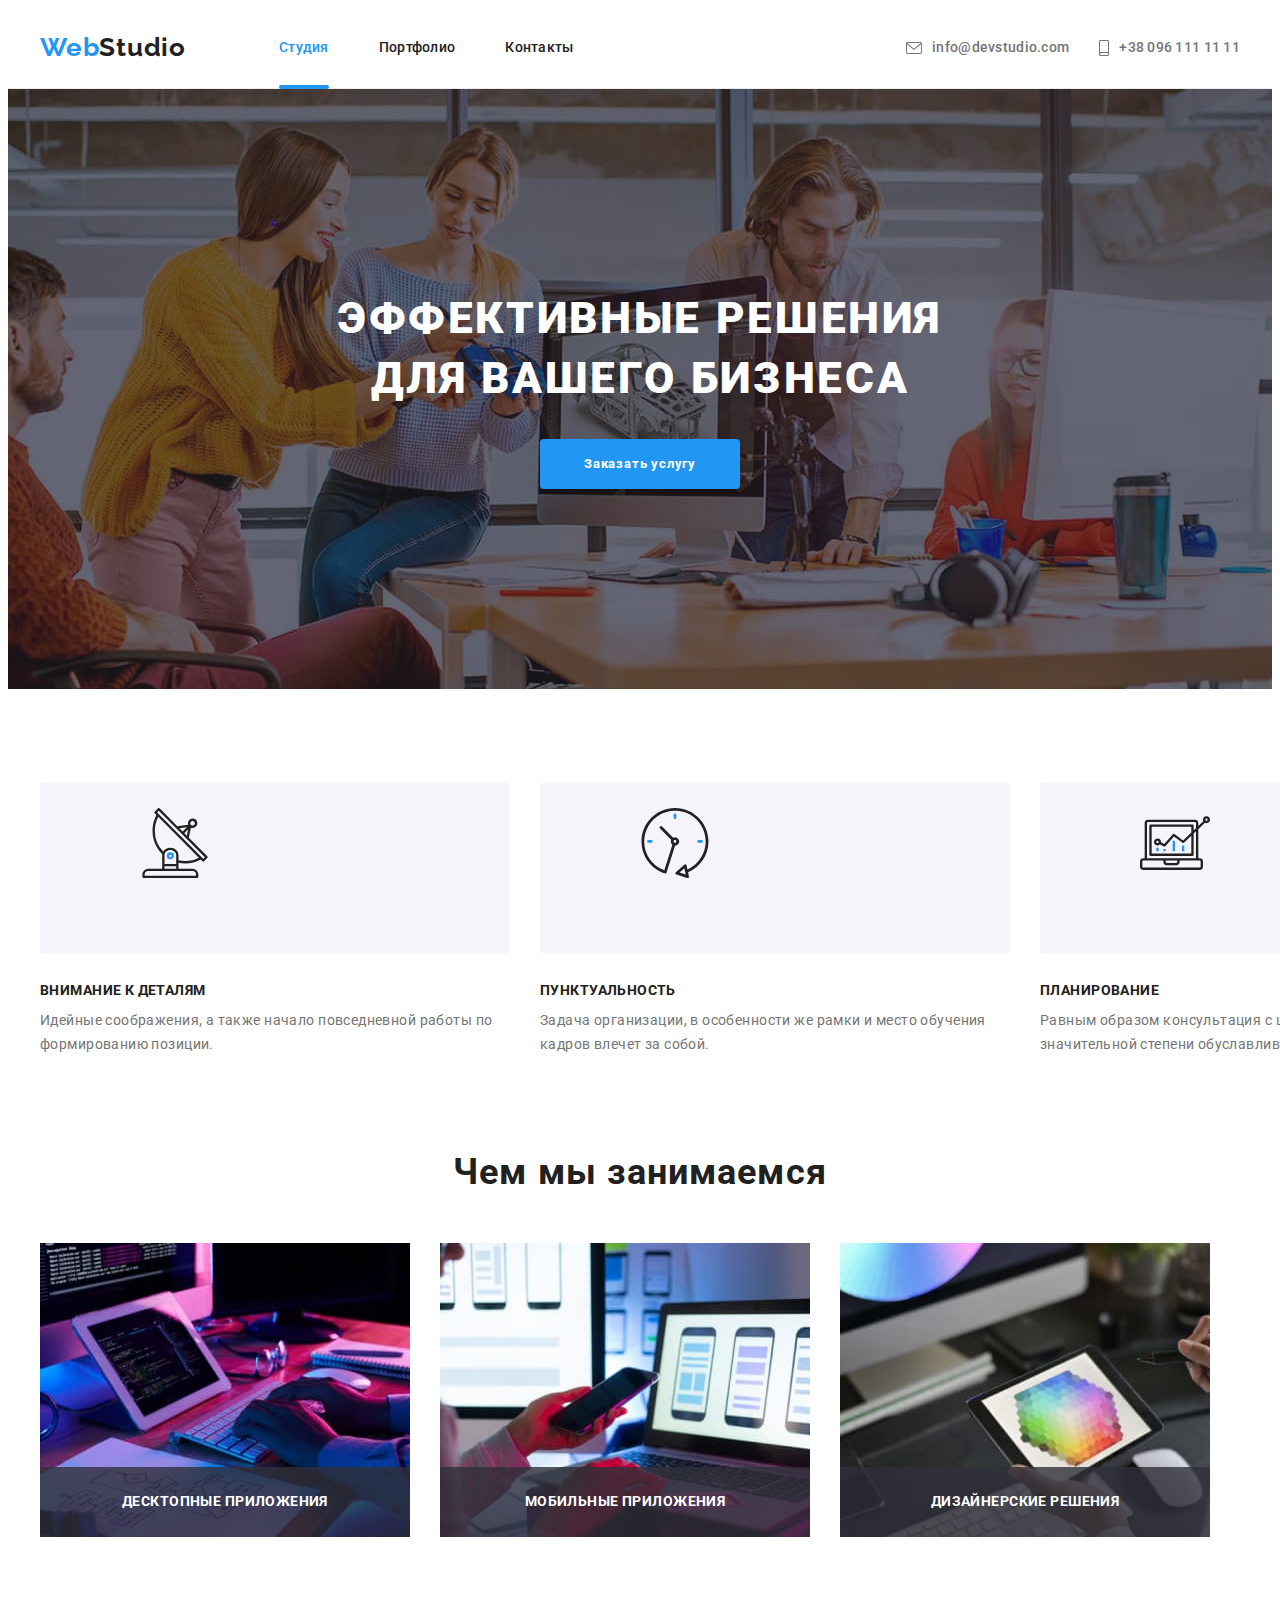
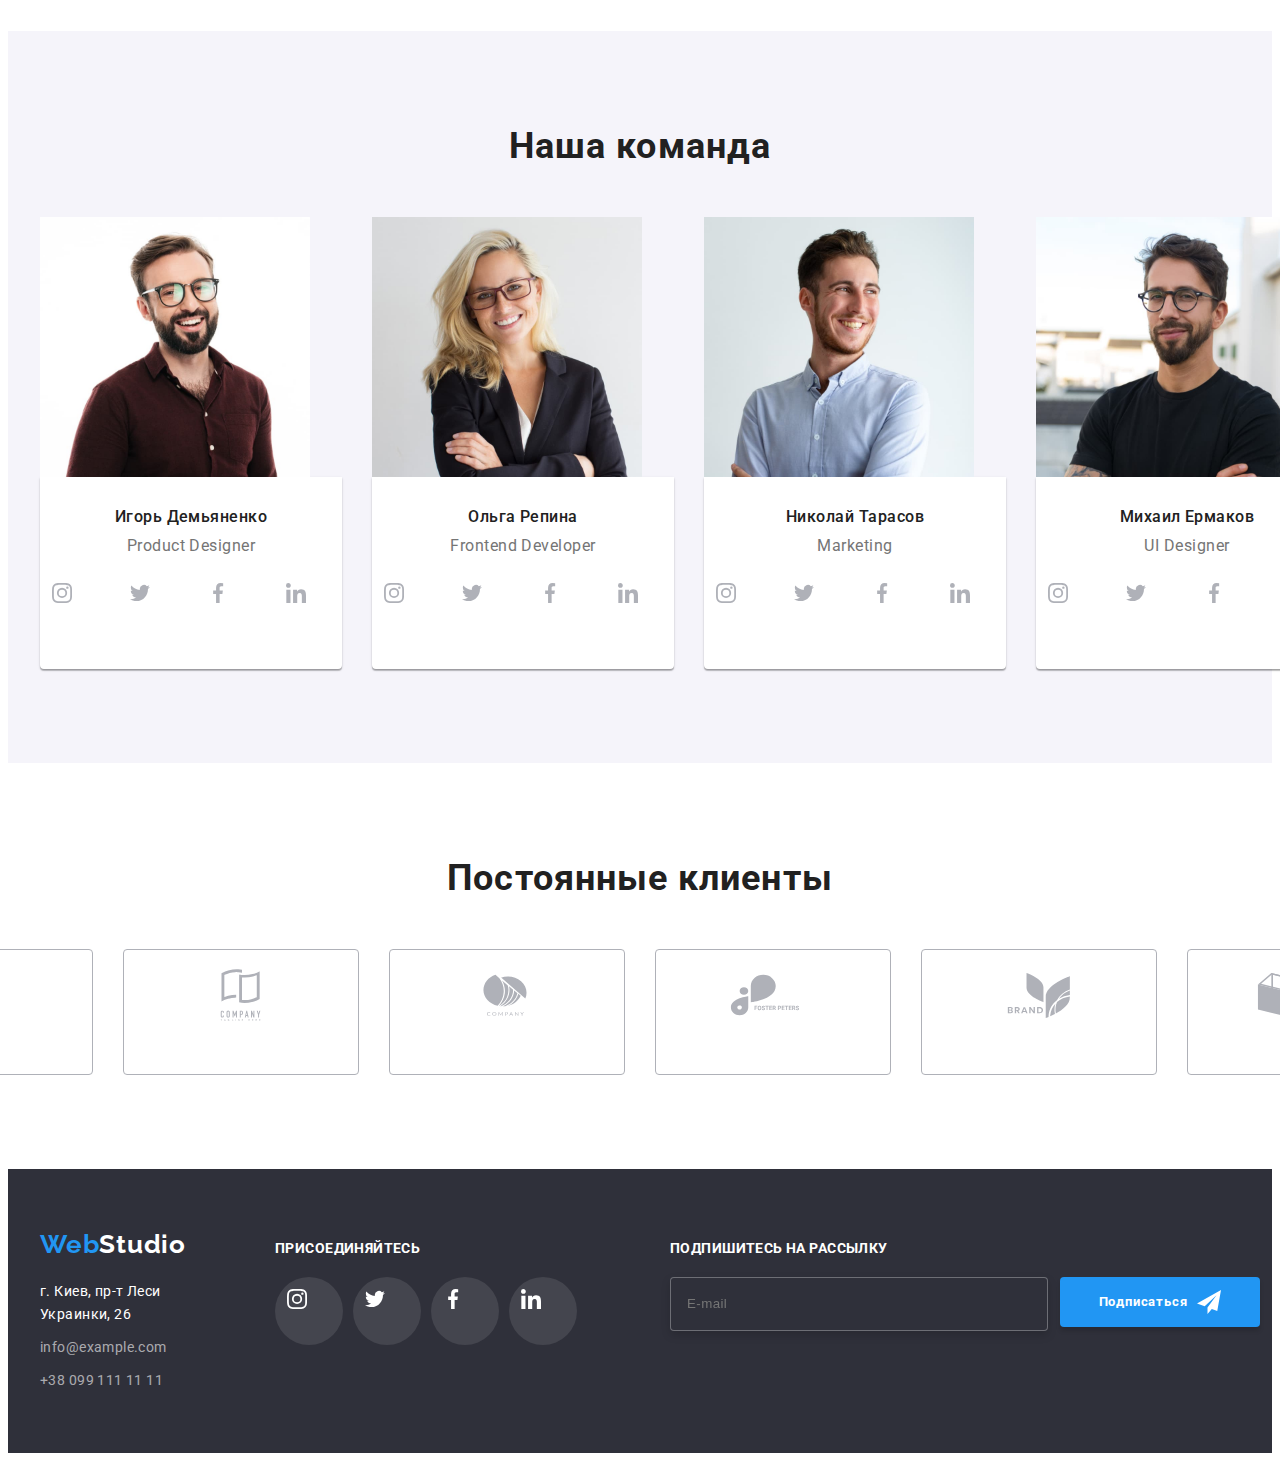
<file: index.html>
<!DOCTYPE html>
<html lang="ru">
  <head>
    <meta charset="UTF-8" />
    <meta http-equiv="x-ua-compatible" content="ie=edge" />
    <link rel="preconnect" href="https://fonts.googleapis.com" />
    <link rel="preconnect" href="https://fonts.gstatic.com" crossorigin />
    <link
      href="https://fonts.googleapis.com/css2?family=Raleway:wght@700&family=Roboto:wght@400;500;700;900&display=swap"
      rel="stylesheet"
    />
    <link
      rel="stylesheet"
      href="https://cdnjs.cloudflare.com/ajax/libs/modern-normalize/1.1.0/modern-normalize.min.css"
      integrity="sha512-wpPYUAdjBVSE4KJnH1VR1HeZfpl1ub8YT/NKx4PuQ5NmX2tKuGu6U/JRp5y+Y8XG2tV+wKQpNHVUX03MfMFn9Q=="
      crossorigin="anonymous"
      referrerpolicy="no-referrer"
    />
    <link rel="stylesheet" href="./css/styles.css" />
    <link rel="stylesheet" href="./css/main.min.css" />
    <title>Студия</title>
  </head>

  <body>
    <header class="page-header">
      <div class="container page-header__container">
        <nav class="navigation">
          <a class="logo navigation__logo" href="" lang="en"
            >Web<span class="logo--dark-color">Studio</span></a
          >
          <ul class="site-navigation">
            <li class="site-navigation__item">
              <a class="site-navigation__link site-navigation__link--current" href="./index.html"
                >Студия</a
              >
            </li>
            <li class="site-navigation__item">
              <a class="site-navigation__link" href="./portfolio.html">Портфолио</a>
            </li>
            <li class="site-navigation__item">
              <a class="site-navigation__link" href="">Контакты</a>
            </li>
          </ul>
        </nav>
        <ul class="contacts">
          <li class="contacts__item">
            <a class="contacts__link" href="mailto:info@devstudio.com">
              <svg class="contacts__icon contacts__icon--left-position" width="16" height="12">
                <use href="./images/icons.svg#envelope-1"></use></svg
              >info@devstudio.com</a
            >
          </li>
          <li class="contacts__item">
            <a class="contacts__link" href="tel:+380961111111">
              <svg class="contacts__icon contacts__icon--left-position" width="10" height="16">
                <use href="./images/icons.svg#smartphone-2"></use></svg
              >+38 096 111 11 11</a
            >
          </li>
        </ul>
      </div>
    </header>

    <main>
      <section class="hero">
        <div class="container hero__container">
          <h1 class="hero__tittle hero__tittle--bottom-indent">
            Эффективные решения для вашего бизнеса
          </h1>
          <button type="button" class="button hero__button--center" data-modal-open>
            Заказать услугу
          </button>
        </div>
      </section>

      <section class="section">
        <div class="container">
          <ul class="features">
            <li class="features__item features__item--right-indent">
              <div class="features__canvas features__canvas--bottom-indent">
                <svg class="features__icon" width="70" height="70">
                  <use href="./images/icons.svg#antenna-1"></use>
                </svg>
              </div>
              <h3 class="features__tittle features__tittle--bottom-indent">Внимание к деталям</h3>
              <p class="features__text">
                Идейные соображения, а также начало повседневной работы по формированию позиции.
              </p>
            </li>

            <li class="features__item features__item--right-indent">
              <div class="features__canvas features__canvas--bottom-indent">
                <svg class="features__icon" width="70" height="70">
                  <use href="./images/icons.svg#clock-2"></use>
                </svg>
              </div>
              <h3 class="features__tittle features__tittle--bottom-indent">Пунктуальность</h3>
              <p class="features__text">
                Задача организации, в особенности же рамки и место обучения кадров влечет за собой.
              </p>
            </li>

            <li class="features__item features__item--right-indent">
              <div class="features__canvas features__canvas--bottom-indent">
                <svg class="features__icon" width="70" height="70">
                  <use href="./images/icons.svg#diagram-3"></use>
                </svg>
              </div>
              <h3 class="features__tittle features__tittle--bottom-indent">Планирование</h3>
              <p class="features__text">
                Равным образом консультация с широким активом в значительной степени обуславливает.
              </p>
            </li>

            <li class="features__item features__item--right-indent">
              <div class="features__canvas features__canvas--bottom-indent">
                <svg class="features__icon" width="70" height="70">
                  <use href="./images/icons.svg#astronaut-4"></use>
                </svg>
              </div>
              <h3 class="features__tittle features__tittle--bottom-indent">
                Современные технологии
              </h3>
              <p class="features__text">
                Значимость этих проблем настолько очевидна, что реализация плановых заданий.
              </p>
            </li>
          </ul>
        </div>
      </section>

      <section class="work-section">
        <div class="container">
          <h2 class="section-tittle section-tittle--bottom-indent">Чем мы занимаемся</h2>
          <ul class="field-work">
            <li class="field-work__item field-work__item--right-indent">
              <img
                class="field-work__img"
                src="images/img1.jpg"
                width="370"
                alt="Фотография человека, работающего с айпадом и настольным компьютером."
              />
              <h3 class="field-work__tittle">Десктопные приложения</h3>
            </li>

            <li class="field-work__item field-work__item--right-indent">
              <img
                class="field-work__img"
                src="images/img2.jpg"
                width="370"
                alt="Фотография человека, работающего с телефоном и ноутбуком."
              />
              <h3 class="field-work__tittle">Мобильные приложения</h3>
            </li>

            <li class="field-work__item field-work__item--right-indent">
              <img
                class="field-work__img"
                src="images/img3.jpg"
                width="370"
                alt="Фотография человека, работающего с айпадом перед монитором."
              />
              <h3 class="field-work__tittle">Дизайнерские решения</h3>
            </li>
          </ul>
        </div>
      </section>

      <section class="team-section">
        <div class="container">
          <h2 class="section-tittle section-tittle--bottom-indent">Наша команда</h2>
          <ul class="team">
            <li class="team-item team-item--right-indent">
              <div class="teammate">
                <img
                  class="teammate__photo"
                  src="images/1igor.jpg"
                  width="270"
                  alt="Фотография Игоря Демьяненко"
                />
                <div class="teammate__description">
                  <h3 class="teammate__name teammate__name--bottom-indent">Игорь Демьяненко</h3>
                  <p class="teammate__position teammate__position--bottom-indent" lang="en">
                    Product Designer
                  </p>
                  <ul class="teammate__networks">
                    <li class="teammate__network teammate__network--right-indent">
                      <a class="social-network" href=""
                        ><svg
                          class="social-network__logo social-network__logo--fill-color"
                          width="20"
                          height="20"
                        >
                          <use href="./images/icons.svg#instagram-1"></use></svg
                      ></a>
                    </li>
                    <li class="teammate__network teammate__network--right-indent">
                      <a class="social-network" href="">
                        <svg
                          class="social-network__logo social-network__logo--fill-color"
                          width="20"
                          height="20"
                        >
                          <use href="./images/icons.svg#twitter-2"></use></svg
                      ></a>
                    </li>
                    <li class="teammate__network teammate__network--right-indent">
                      <a class="social-network" href=""
                        ><svg
                          class="social-network__logo social-network__logo--fill-color"
                          width="20"
                          height="20"
                        >
                          <use href="./images/icons.svg#facebook-3"></use></svg
                      ></a>
                    </li>
                    <li class="teammate__network teammate__network--right-indent">
                      <a class="social-network" href=""
                        ><svg
                          class="social-network__logo social-network__logo--fill-color"
                          width="20"
                          height="20"
                        >
                          <use href="./images/icons.svg#linkedin-4"></use></svg
                      ></a>
                    </li>
                  </ul>
                </div>
              </div>
            </li>

            <li class="team-item team-item--right-indent">
              <div class="teammate">
                <img
                  class="teammate__photo"
                  src="images/2olga.jpg"
                  width="270"
                  alt="Фотография Ольги Репиной"
                />
                <div class="teammate__description">
                  <h3 class="teammate__name teammate__name--bottom-indent">Ольга Репина</h3>
                  <p class="teammate__position teammate__position--bottom-indent" lang="en">
                    Frontend Developer
                  </p>
                  <ul class="teammate__networks">
                    <li class="teammate__network teammate__network--right-indent">
                      <a class="social-network" href=""
                        ><svg
                          class="social-network__logo social-network__logo--fill-color"
                          width="20"
                          height="20"
                        >
                          <use href="./images/icons.svg#instagram-1"></use></svg
                      ></a>
                    </li>
                    <li class="teammate__network teammate__network--right-indent">
                      <a class="social-network" href="">
                        <svg
                          class="social-network__logo social-network__logo--fill-color"
                          width="20"
                          height="20"
                        >
                          <use href="./images/icons.svg#twitter-2"></use></svg
                      ></a>
                    </li>
                    <li class="teammate__network teammate__network--right-indent">
                      <a class="social-network" href=""
                        ><svg
                          class="social-network__logo social-network__logo--fill-color"
                          width="20"
                          height="20"
                        >
                          <use href="./images/icons.svg#facebook-3"></use></svg
                      ></a>
                    </li>
                    <li class="teammate__network teammate__network--right-indent">
                      <a class="social-network" href=""
                        ><svg
                          class="social-network__logo social-network__logo--fill-color"
                          width="20"
                          height="20"
                        >
                          <use href="./images/icons.svg#linkedin-4"></use></svg
                      ></a>
                    </li>
                  </ul>
                </div>
              </div>
            </li>

            <li class="team-item team-item--right-indent">
              <div class="teammate">
                <img
                  class="teammate__photo"
                  src="images/3nikolay.jpg"
                  width="270"
                  alt="Фотография Николая Тарасова"
                />
                <div class="teammate__description">
                  <h3 class="teammate__name teammate__name--bottom-indent">Николай Тарасов</h3>
                  <p class="teammate__position teammate__position--bottom-indent" lang="en">
                    Marketing
                  </p>
                  <ul class="teammate__networks">
                    <li class="teammate__network teammate__network--right-indent">
                      <a class="social-network" href=""
                        ><svg
                          class="social-network__logo social-network__logo--fill-color"
                          width="20"
                          height="20"
                        >
                          <use href="./images/icons.svg#instagram-1"></use></svg
                      ></a>
                    </li>
                    <li class="teammate__network teammate__network--right-indent">
                      <a class="social-network" href="">
                        <svg
                          class="social-network__logo social-network__logo--fill-color"
                          width="20"
                          height="20"
                        >
                          <use href="./images/icons.svg#twitter-2"></use></svg
                      ></a>
                    </li>
                    <li class="teammate__network teammate__network--right-indent">
                      <a class="social-network" href=""
                        ><svg
                          class="social-network__logo social-network__logo--fill-color"
                          width="20"
                          height="20"
                        >
                          <use href="./images/icons.svg#facebook-3"></use></svg
                      ></a>
                    </li>
                    <li class="teammate__network teammate__network--right-indent">
                      <a class="social-network" href=""
                        ><svg
                          class="social-network__logo social-network__logo--fill-color"
                          width="20"
                          height="20"
                        >
                          <use href="./images/icons.svg#linkedin-4"></use></svg
                      ></a>
                    </li>
                  </ul>
                </div>
              </div>
            </li>

            <li class="team-item team-item--right-indent">
              <div class="teammate">
                <img
                  class="teammate__photo"
                  src="images/4mikhail.jpg"
                  width="270"
                  alt="Фотография Михаила Ермакова"
                />
                <div class="teammate__description">
                  <h3 class="teammate__name teammate__name--bottom-indent">Михаил Ермаков</h3>
                  <p class="teammate__position teammate__position--bottom-indent" lang="en">
                    UI Designer
                  </p>
                  <ul class="teammate__networks">
                    <li class="teammate__network teammate__network--right-indent">
                      <a class="social-network" href=""
                        ><svg
                          class="social-network__logo social-network__logo--fill-color"
                          width="20"
                          height="20"
                        >
                          <use href="./images/icons.svg#instagram-1"></use></svg
                      ></a>
                    </li>
                    <li class="teammate__network teammate__network--right-indent">
                      <a class="social-network" href="">
                        <svg
                          class="social-network__logo social-network__logo--fill-color"
                          width="20"
                          height="20"
                        >
                          <use href="./images/icons.svg#twitter-2"></use></svg
                      ></a>
                    </li>
                    <li class="teammate__network teammate__network--right-indent">
                      <a class="social-network" href=""
                        ><svg
                          class="social-network__logo social-network__logo--fill-color"
                          width="20"
                          height="20"
                        >
                          <use href="./images/icons.svg#facebook-3"></use></svg
                      ></a>
                    </li>
                    <li class="teammate__network teammate__network--right-indent">
                      <a class="social-network" href=""
                        ><svg
                          class="social-network__logo social-network__logo--fill-color"
                          width="20"
                          height="20"
                        >
                          <use href="./images/icons.svg#linkedin-4"></use></svg
                      ></a>
                    </li>
                  </ul>
                </div>
              </div>
            </li>
          </ul>
        </div>
      </section>

      <section class="regular-clients">
        <div class="container">
          <h2 class="section-tittle section-tittle--bottom-indent">Постоянные клиенты</h2>
          <ul class="clients">
            <li class="clients-item clients-item--right-indent">
              <a class="clients-item__link" href="">
                <svg class="clients-item__logo" width="106px" height="60px">
                  <use href="./images/icons.svg#client-logo-1"></use></svg
              ></a>
            </li>
            <li class="clients-item clients-item--right-indent">
              <a class="clients-item__link" href="">
                <svg class="clients-item__logo" width="106px" height="60px">
                  <use href="./images/icons.svg#client-logo-2"></use>
                </svg>
              </a>
            </li>
            <li class="clients-item clients-item--right-indent">
              <a class="clients-item__link" href="">
                <svg class="clients-item__logo" width="106px" height="60px">
                  <use href="./images/icons.svg#client-logo-3"></use>
                </svg>
              </a>
            </li>
            <li class="clients-item clients-item--right-indent">
              <a class="clients-item__link" href="">
                <svg class="clients-item__logo" width="106px" height="60px">
                  <use href="./images/icons.svg#client-logo-4"></use>
                </svg>
              </a>
            </li>
            <li class="clients-item clients-item--right-indent">
              <a class="clients-item__link" href="">
                <svg class="clients-item__logo" width="106px" height="60px">
                  <use href="./images/icons.svg#client-logo-5"></use>
                </svg>
              </a>
            </li>
            <li class="clients-item clients-item--right-indent">
              <a class="clients-item__link" href="">
                <svg class="clients-item__logo" width="106px" height="60px">
                  <use href="./images/icons.svg#client-logo-6"></use>
                </svg>
              </a>
            </li>
          </ul>
        </div>
      </section>
    </main>

    <footer class="page-footer">
      <div class="container page-footer__container">
        <div class="contacts-box contacts-box--left-position">
          <a class="logo contacts-box__logo" href="" lang="en"
            >Web<span class="logo--light-color">Studio</span></a
          >
          <address class="address">
            <p class="address__post">г. Киев, пр-т Леси Украинки, 26</p>
            <a class="address__link" href="mailto:info@example.com">info@example.com</a>
            <a class="address__link" href="tel:+380991111111">+38 099 111 11 11</a>
          </address>
        </div>
        <div class="join-section page-footer__join-section">
          <p class="join-section__slogan join-section__slogan--top-position">присоединяйтесь</p>
          <ul class="join-section__networks">
            <li class="join-section__network join-section__network--right-indent">
              <a class="social-network social-network--change-background" href=""
                ><svg
                  class="social-network__logo social-network__logo--change-color"
                  width="20"
                  height="20"
                >
                  <use href="./images/icons.svg#instagram-1"></use></svg
              ></a>
            </li>
            <li class="join-section__network join-section__network--right-indent">
              <a class="social-network social-network--change-background" href="">
                <svg
                  class="social-network__logo social-network__logo--change-color"
                  width="20"
                  height="20"
                >
                  <use href="./images/icons.svg#twitter-2"></use></svg
              ></a>
            </li>
            <li class="join-section__network join-section__network--right-indent">
              <a class="social-network social-network--change-background" href=""
                ><svg
                  class="social-network__logo social-network__logo--change-color"
                  width="20"
                  height="20"
                >
                  <use href="./images/icons.svg#facebook-3"></use></svg
              ></a>
            </li>
            <li class="join-section__network join-section__network--right-indent">
              <a class="social-network social-network--change-background" href=""
                ><svg
                  class="social-network__logo social-network__logo--change-color"
                  width="20"
                  height="20"
                >
                  <use href="./images/icons.svg#linkedin-4"></use></svg
              ></a>
            </li>
          </ul>
        </div>
        <form class="subscribe-field page-footer__subscribe-field">
          <p class="subscribe-field__slogan subscribe-field__slogan--top-position">
            Подпишитесь на рассылку
          </p>
          <div class="field-group">
            <label
              ><input
                type="email"
                name="email"
                placeholder="E-mail"
                autocomplete="on"
                class="field-group__input"
                required
            /></label>
            <button type="submit" class="button">
              Подписаться
              <svg class="button__icon" width="24" height="24">
                <use href="./images/icon-send.svg#icon-send"></use>
              </svg>
            </button>
          </div>
        </form>
      </div>
    </footer>

    <div class="backdrop is-hidden" data-modal>
      <div class="modal">
        <button class="button-close" type="button" data-modal-close>
          <svg class="button-close__icon" width="18" height="18">
            <use href="./images/icons.svg#modal-close-btn-icon"></use>
          </svg>
        </button>

        <form class="modal-form">
          <p class="modal-form__slogan modal-form__slogan--bottom-indent">
            Оставьте свои данные, мы вам перезвоним
          </p>
          <div class="modal-group modal-form__modal-group">
            <label class="modal-group__label modal-group__label--bottom-indent" for="modal-name"
              >Имя</label
            >
            <input class="modal-group__input" type="text" name="name" id="modal-name" required />
            <svg class="modal-group__icon" width="18" height="18">
              <use href="./images/icons.svg#person-input-icon"></use>
            </svg>
          </div>

          <div class="modal-group modal-form__modal-group">
            <label class="modal-group__label modal-group__label--bottom-indent" for="modal-phone"
              >Телефон</label
            >
            <input
              class="modal-group__input"
              type="tel"
              name="phone-number"
              id="modal-phone"
              required
            />
            <svg class="modal-group__icon" width="18" height="18">
              <use href="./images/icons.svg#phone-input-icon"></use>
            </svg>
          </div>

          <div class="modal-group modal-form__modal-group">
            <label class="modal-group__label modal-group__label--bottom-indent" for="modal-email"
              >Почта</label
            >
            <input class="modal-group__input" type="email" name="email" id="modal-email" required />
            <svg class="modal-group__icon" width="18" height="18">
              <use href="./images/icons.svg#email-input-icon"></use>
            </svg>
          </div>

          <div class="comment-group comment-group--bottom-indent">
            <label class="comment-group__label" for="modal-comment">Комментарий</label>
            <textarea
              class="comment-group__textarea"
              name="comment"
              placeholder="Введите текст"
              id="modal-comment"
            ></textarea>
          </div>

          <div class="checkbox-group checkbox-group--bottom-indent">
            <input
              class="checkbox-group__input visually-hidden"
              type="checkbox"
              name="checkbox"
              id="checkbox"
              required
            />
            <label class="checkbox-group__label" for="checkbox">
              <span class="checkbox-group__custom-input">
                <svg class="checkbox-group__icon" width="11" height="8">
                  <use href="./images/icons.svg#vector-checkbox"></use></svg></span
              >Соглашаюсь с рассылкой и принимаю<span>&nbsp;</span>
              <a href="" class="checkbox-group__agreement">Условия договора</a>
            </label>
          </div>

          <button class="button modal-form__button" type="submit">Отправить</button>
        </form>
      </div>
    </div>
    <script src="./js/modal.js"></script>
  </body>
</html>
</file>
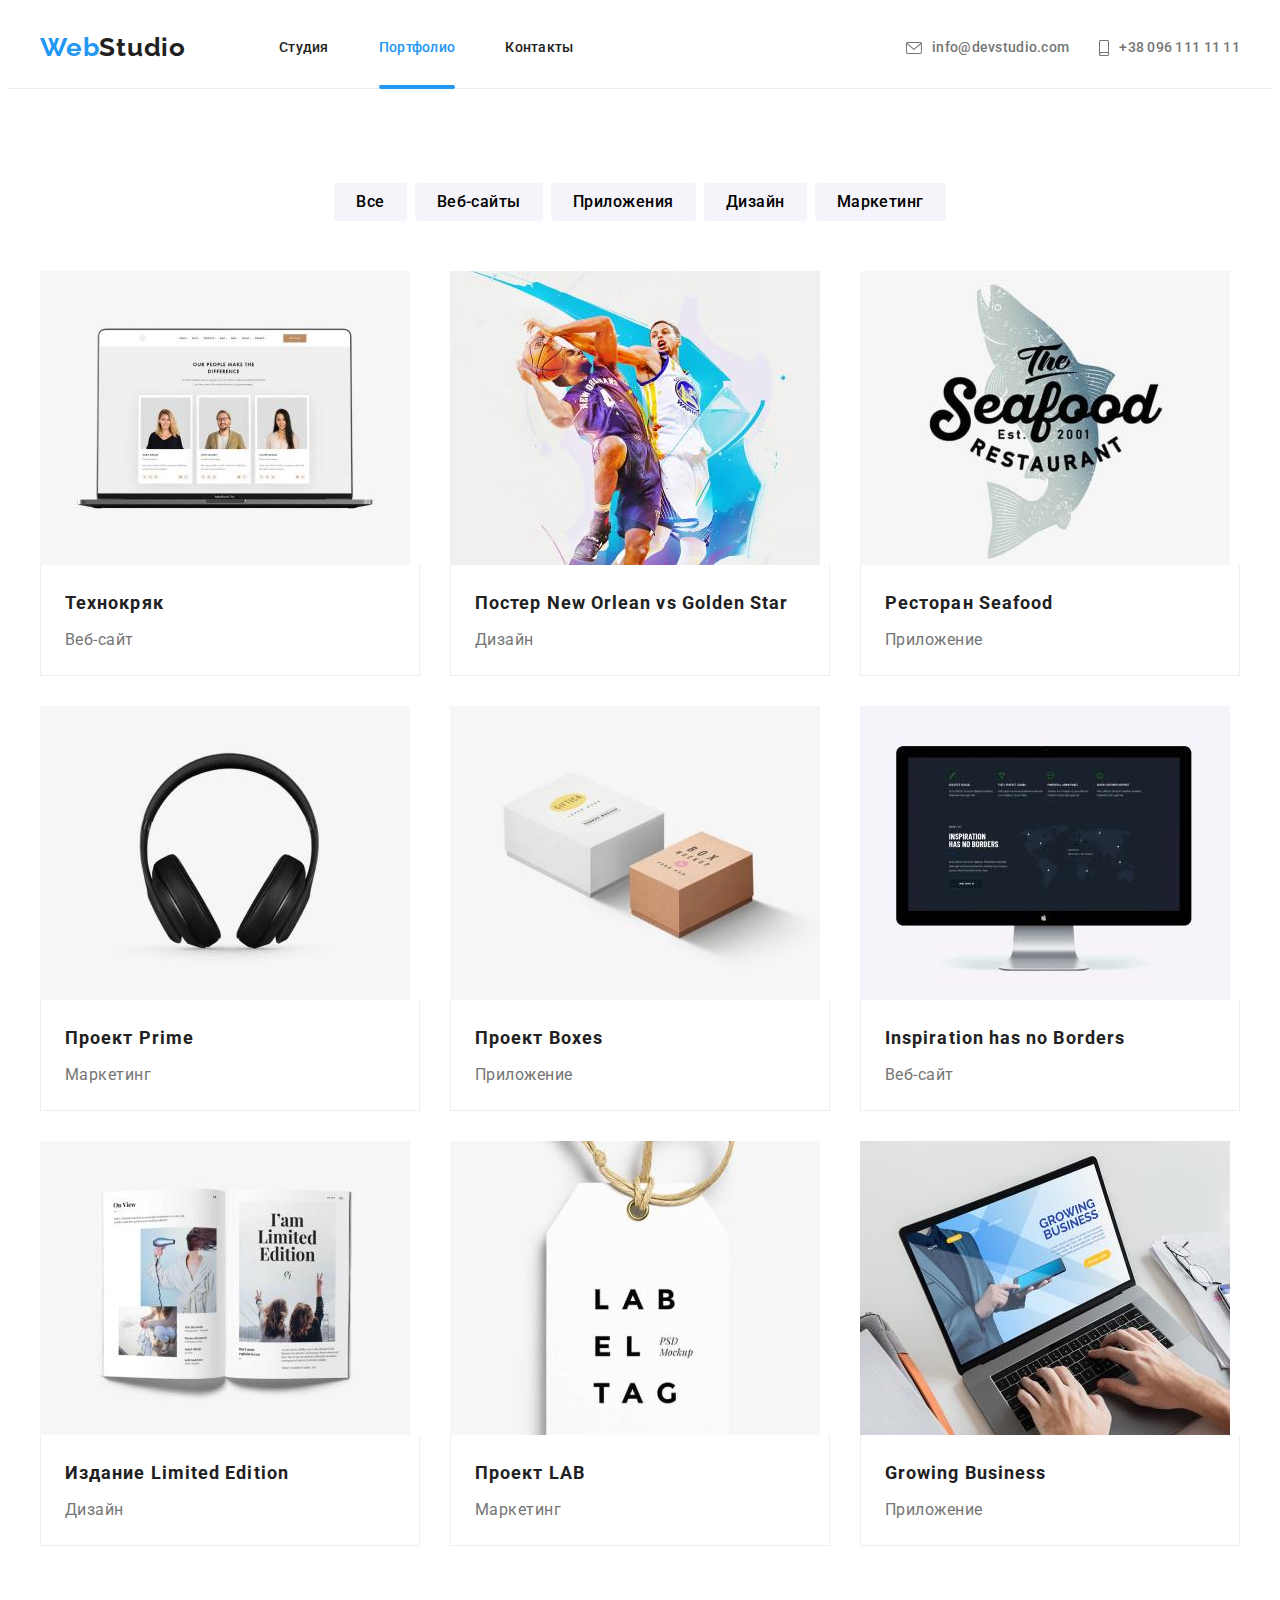
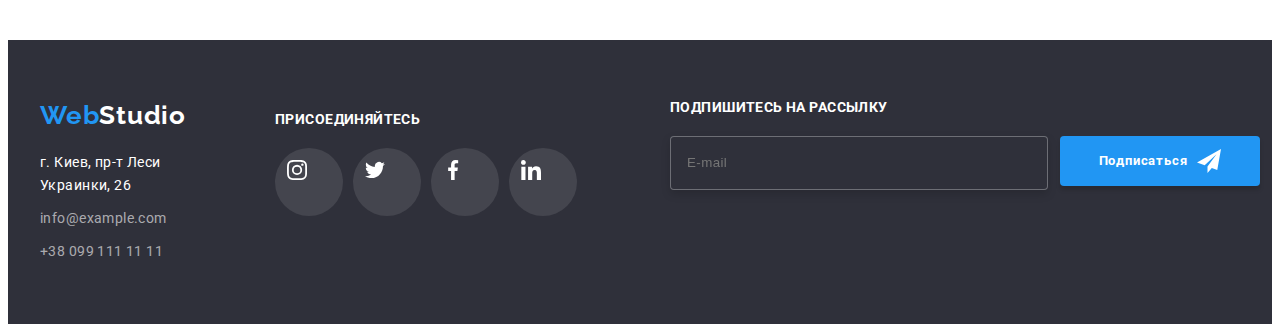
<file: portfolio.html>
<!DOCTYPE html>
<html lang="ru">
  <head>
    <meta charset="UTF-8" />
    <meta http-equiv="x-ua-compatible" content="ie=edge" />
    <link rel="preconnect" href="https://fonts.googleapis.com" />
    <link rel="preconnect" href="https://fonts.gstatic.com" crossorigin />
    <link
      href="https://fonts.googleapis.com/css2?family=Raleway:wght@700&family=Roboto:wght@400;500;700;900&display=swap"
      rel="stylesheet"
    />
    <link
      rel="stylesheet"
      href="https://cdnjs.cloudflare.com/ajax/libs/modern-normalize/1.1.0/modern-normalize.min.css"
      integrity="sha512-wpPYUAdjBVSE4KJnH1VR1HeZfpl1ub8YT/NKx4PuQ5NmX2tKuGu6U/JRp5y+Y8XG2tV+wKQpNHVUX03MfMFn9Q=="
      crossorigin="anonymous"
      referrerpolicy="no-referrer"
    />
    <link rel="stylesheet" href="./css/styles.css" />
    <link rel="stylesheet" href="./css/main.min.css" />
    <title>Портфолио</title>
  </head>

  <body>
    <header class="page-header">
      <div class="container page-header__container">
        <nav class="navigation">
          <a class="logo navigation__logo" href="" lang="en"
            >Web<span class="logo--dark-color">Studio</span></a
          >
          <ul class="site-navigation">
            <li class="site-navigation__item">
              <a class="site-navigation__link" href="./index.html">Студия</a>
            </li>
            <li class="site-navigation__item">
              <a
                class="site-navigation__link site-navigation__link--current"
                href="./portfolio.html"
                >Портфолио</a
              >
            </li>
            <li class="site-navigation__item">
              <a class="site-navigation__link" href="">Контакты</a>
            </li>
          </ul>
        </nav>
        <ul class="contacts">
          <li class="contacts__item">
            <a class="contacts__link" href="mailto:info@devstudio.com">
              <svg class="contacts__icon contacts__icon--left-position" width="16" height="12">
                <use href="./images/icons.svg#envelope-1"></use></svg
              >info@devstudio.com</a
            >
          </li>
          <li class="contacts__item">
            <a class="contacts__link" href="tel:+380961111111">
              <svg class="contacts__icon contacts__icon--left-position" width="10" height="16">
                <use href="./images/icons.svg#smartphone-2"></use></svg
              >+38 096 111 11 11</a
            >
          </li>
        </ul>
      </div>
    </header>

    <section class="section">
      <div class="container section__container">
        <h1 class="visually-hidden">Примеры работ</h1>
        <ul class="portfolio-filters">
          <li class="portfolio-filters__item">
            <button class="filter-button" type="button">Все</button>
          </li>
          <li class="portfolio-filters__item">
            <button class="filter-button" type="button">Веб-сайты</button>
          </li>
          <li class="portfolio-filters__item">
            <button class="filter-button" type="button">Приложения</button>
          </li>
          <li class="portfolio-filters__item">
            <button class="filter-button" type="button">Дизайн</button>
          </li>
          <li class="portfolio-filters__item">
            <button class="filter-button" type="button">Маркетинг</button>
          </li>
        </ul>
      </div>

      <div class="container">
        <ul class="project-list">
          <li class="project__item">
            <a class="project" href="">
              <div class="project__overlay">
                <img
                  class="project__img"
                  src="./images/techno.jpg"
                  alt="Веб-сайт Технокряк"
                  width="370"
                />
                <p class="project__description">
                  Ресурс предлагает комплексные предложения с разным уровнем функционала и сервисов.
                  Все это позволит посетителю получить исчерпывающие сведения о компании или частном
                  лице.
                </p>
              </div>
              <div class="project__meta">
                <h2 class="project__tittle">Технокряк</h2>
                <p class="project__area">Веб-сайт</p>
              </div>
            </a>
          </li>
          <li class="project__item">
            <a class="project" href="">
              <div class="project__overlay">
                <img
                  class="project__img"
                  src="./images/poster.jpg"
                  alt="Постер New Orlean vs Golden Star"
                  width="370"
                />
                <p class="project__description">
                  Ресурс предлагает комплексные предложения с разным уровнем функционала и сервисов.
                  Все это позволит посетителю получить исчерпывающие сведения о компании или частном
                  лице.
                </p>
              </div>
              <div class="project__meta">
                <h2 class="project__tittle">
                  Постер <span lang="en">New Orlean vs Golden Star</span>
                </h2>
                <p class="project__area">Дизайн</p>
              </div>
            </a>
          </li>
          <li class="project__item">
            <a class="project" href="">
              <div class="project__overlay">
                <img
                  class="project__img"
                  src="./images/restaurant.jpg"
                  alt="Приложение Ресторан Seafood"
                  width="370"
                />
                <p class="project__description">
                  Ресурс предлагает комплексные предложения с разным уровнем функционала и сервисов.
                  Все это позволит посетителю получить исчерпывающие сведения о компании или частном
                  лице.
                </p>
              </div>
              <div class="project__meta">
                <h2 class="project__tittle">Ресторан <span lang="en">Seafood</span></h2>
                <p class="project__area">Приложение</p>
              </div>
            </a>
          </li>
          <li class="project__item">
            <a class="project" href="">
              <div class="project__overlay">
                <img
                  class="project__img"
                  src="./images/prime-project.jpg"
                  alt="Маркетинг Проект Prime"
                  width="370"
                />
                <p class="project__description">
                  Ресурс предлагает комплексные предложения с разным уровнем функционала и сервисов.
                  Все это позволит посетителю получить исчерпывающие сведения о компании или частном
                  лице.
                </p>
              </div>
              <div class="project__meta">
                <h2 class="project__tittle">Проект <span lang="en">Prime</span></h2>
                <p class="project__area">Маркетинг</p>
              </div>
            </a>
          </li>
          <li class="project__item">
            <a class="project" href="">
              <div class="project__overlay">
                <img
                  class="project__img"
                  src="./images/boxes-project.jpg"
                  alt="Приложение Проект Boxes"
                  width="370"
                />
                <p class="project__description">
                  Ресурс предлагает комплексные предложения с разным уровнем функционала и сервисов.
                  Все это позволит посетителю получить исчерпывающие сведения о компании или частном
                  лице.
                </p>
              </div>
              <div class="project__meta">
                <h2 class="project__tittle">Проект <span lang="en">Boxes</span></h2>
                <p class="project__area">Приложение</p>
              </div>
            </a>
          </li>
          <li class="project__item">
            <a class="project" href="">
              <div class="project__overlay">
                <img
                  class="project__img"
                  src="./images/inspiration.jpg"
                  alt="Веб-сайт Inspiration has no Borders"
                  width="370"
                />
                <p class="project__description">
                  Ресурс предлагает комплексные предложения с разным уровнем функционала и сервисов.
                  Все это позволит посетителю получить исчерпывающие сведения о компании или частном
                  лице.
                </p>
              </div>
              <div class="project__meta">
                <h2 class="project__tittle" lang="en">Inspiration has no Borders</h2>
                <p class="project__area">Веб-сайт</p>
              </div>
            </a>
          </li>
          <li class="project__item">
            <a class="project" href="">
              <div class="project__overlay">
                <img
                  class="project__img"
                  src="./images/limited-edition.jpg"
                  alt="Дизайн Издание Limited Edition"
                  width="370"
                />
                <p class="project__description">
                  Ресурс предлагает комплексные предложения с разным уровнем функционала и сервисов.
                  Все это позволит посетителю получить исчерпывающие сведения о компании или частном
                  лице.
                </p>
              </div>
              <div class="project__meta">
                <h2 class="project__tittle">Издание <span lang="en">Limited Edition</span></h2>
                <p class="project__area">Дизайн</p>
              </div>
            </a>
          </li>
          <li class="project__item">
            <a class="project" href="">
              <div class="project__overlay">
                <img
                  class="project__img"
                  src="./images/lab-project.jpg"
                  alt="Маркетинг Проект LAB"
                  width="370"
                />
                <p class="project__description">
                  Ресурс предлагает комплексные предложения с разным уровнем функционала и сервисов.
                  Все это позволит посетителю получить исчерпывающие сведения о компании или частном
                  лице.
                </p>
              </div>
              <div class="project__meta">
                <h2 class="project__tittle">Проект <span lang="en">LAB</span></h2>
                <p class="project__area">Маркетинг</p>
              </div>
            </a>
          </li>
          <li class="project__item">
            <a class="project" href="">
              <div class="project__overlay">
                <img
                  class="project__img"
                  src="./images/growing-business.jpg"
                  alt="Приложение Growing Business"
                  width="370"
                />
                <p class="project__description">
                  Ресурс предлагает комплексные предложения с разным уровнем функционала и сервисов.
                  Все это позволит посетителю получить исчерпывающие сведения о компании или частном
                  лице.
                </p>
              </div>
              <div class="project__meta">
                <h2 class="project__tittle" lang="en">Growing Business</h2>
                <p class="project__area">Приложение</p>
              </div>
            </a>
          </li>
        </ul>
      </div>
    </section>

    <footer class="page-footer">
      <div class="container page-footer__container">
        <div class="contacts-box contacts-box--left-position">
          <a class="logo contacts-box__logo" href="" lang="en"
            >Web<span class="logo--light-color">Studio</span></a
          >
          <address class="address">
            <p class="address__post">г. Киев, пр-т Леси Украинки, 26</p>
            <a class="address__link" href="mailto:info@example.com">info@example.com</a>
            <a class="address__link" href="tel:+380991111111">+38 099 111 11 11</a>
          </address>
        </div>
        <div class="join-section page-footer__join-section">
          <p class="join-section__slogan join-section__slogan--top-position">присоединяйтесь</p>
          <ul class="join-section__networks">
            <li class="join-section__network join-section__network--right-indent">
              <a class="social-network social-network--change-background" href=""
                ><svg
                  class="social-network__logo social-network__logo--change-color"
                  width="20"
                  height="20"
                >
                  <use href="./images/icons.svg#instagram-1"></use></svg
              ></a>
            </li>
            <li class="join-section__network join-section__network--right-indent">
              <a class="social-network social-network--change-background" href="">
                <svg
                  class="social-network__logo social-network__logo--change-color"
                  width="20"
                  height="20"
                >
                  <use href="./images/icons.svg#twitter-2"></use></svg
              ></a>
            </li>
            <li class="join-section__network join-section__network--right-indent">
              <a class="social-network social-network--change-background" href=""
                ><svg
                  class="social-network__logo social-network__logo--change-color"
                  width="20"
                  height="20"
                >
                  <use href="./images/icons.svg#facebook-3"></use></svg
              ></a>
            </li>
            <li class="join-section__network join-section__network--right-indent">
              <a class="social-network social-network--change-background" href=""
                ><svg
                  class="social-network__logo social-network__logo--change-color"
                  width="20"
                  height="20"
                >
                  <use href="./images/icons.svg#linkedin-4"></use></svg
              ></a>
            </li>
          </ul>
        </div>
        <form class="subscribe-field">
          <p class="subscribe-field__slogan subscribe-field__slogan--top-position">
            Подпишитесь на рассылку
          </p>
          <div class="field-group">
            <label
              ><input
                type="email"
                name="email"
                placeholder="E-mail"
                autocomplete="on"
                class="field-group__input"
                required
            /></label>
            <button type="submit" class="button">
              Подписаться
              <svg class="button__icon" width="24" height="24">
                <use href="./images/icon-send.svg#icon-send"></use>
              </svg>
            </button>
          </div>
        </form>
      </div>
    </footer>
  </body>
</html>
</file>
<file: css/styles.css>
/* <!------------------- header----------------------> */

/* <!------------------ portfolio-filters ------------------> */

/* <!------------------ project-exemples ------------------> */

/* <!-------- contacts --------> */

/* ---------------modal-window---------- */

/* -------------------STUDIO------------------- */

/* -----------features-section------------ */

/* ----------work-section------------- */

/* ----------team-section------------- */

/*---------- regular-clients-section ------------*/

/* --------------backdrop---------- */
</file>
<file: css/main.min.css>
:root{--black-text-color: #212121;--gray-text-color: #757575;--white-text-background-color: #ffffff;--blue-text-background-color: #2196f3;--footer-link-text-color: rgba(255, 255, 255, 0.6);--hero-footer-background-color: #2f303a;--team-btn-background-color: #f5f4fa;--accent-border-header-color: #ececec;--project__meta-border-color: #eeeeee;--background-gradient-hero-color: rgba(47, 48, 58, 0.4);--border-client-icon-color: #afb1b8;--background-work-transparent-color: rgba(47, 48, 58, 0.8);--transition-timing-function: cubic-bezier(0.4, 0, 0.2, 1);--transition-duration: 250ms;--backdrop-background-color: rgba(0, 0, 0, 0.2);--background-color-submit-btn: #188ce8}body{font-family:"Roboto","Comfortaa","sans-serif";color:#212121}ul,h1,h2,h3,p{margin:0;padding:0}.site-navigation,.contacts,.portfolio-filters,.project-list,.features,.field-work,.team,.teammate__networks,.clients,.join-section__networks{list-style:none}.page-header__container,.navigation,.site-navigation,.site-navigation__item,.contacts,.contacts__item{display:flex;align-items:center}.section{padding:94px 0}.container{width:1200px;margin:0 auto;padding:0 15px}.visually-hidden{position:absolute;white-space:nowrap;width:1px;height:1px;overflow:hidden;border:0;padding:0;clip:rect(0 0 0 0);clip-path:inset(50%);margin:-1px}.page-header{background-color:var(--white-text-background-color);border-bottom:1px solid var(--accent-border-header-color)}.navigation__logo{padding-top:24px;padding-bottom:25px;margin-right:93px}.navigation__logo .logo--dark-color{color:var(--black-text-color)}.contacts{margin-left:auto}.contacts__item:not(:last-child){margin-right:30px}.site-navigation__item{position:relative}.site-navigation__item:not(:last-child){margin-right:50px}.site-navigation__link,.contacts__link{padding-top:32px;padding-bottom:32px;font-weight:500;font-size:14px;line-height:1.14;letter-spacing:.02em;text-decoration:none}.site-navigation__link{color:var(--black-text-color);transition-property:color,fill;transition-duration:var(--transition-duration);transition-timing-function:var(--transition-timing-function)}.site-navigation__link--current::after{position:absolute;display:block;content:"";bottom:-1px;height:4px;width:100%;border-radius:2px;background-color:var(--blue-text-background-color)}.site-navigation__link:hover,.site-navigation__link:focus{color:var(--blue-text-background-color)}.site-navigation__link--current{color:var(--blue-text-background-color)}.contacts__link{display:flex;align-items:center;color:var(--gray-text-color);fill:var(--gray-text-color);transition-property:color,fill;transition-duration:var(--transition-duration);transition-timing-function:var(--transition-timing-function)}.contacts__link:hover,.contacts__link:focus{color:var(--blue-text-background-color);fill:var(--blue-text-background-color)}.contacts__link .contacts__icon--left-position{margin-right:10px}.hero{text-align:center;margin:0 auto;min-height:600px;max-width:1600px;background-size:cover;background-repeat:no-repeat;background-position:center;background-image:linear-gradient(to right, var(--background-gradient-hero-color), var(--background-gradient-hero-color)),url("../images/hero-background-img.jpg");background-color:var(--hero-footer-background-color)}.hero__container{padding-top:200px;padding-bottom:200px}.hero__container .hero__tittle{width:696px;font-weight:900;font-size:44px;line-height:1.36;letter-spacing:.06em;text-transform:uppercase;color:var(--white-text-background-color)}.hero__container .hero__tittle--bottom-indent{margin-right:auto;margin-left:auto;margin-bottom:30px}.hero__container .hero__button--center{margin-left:auto;margin-right:auto}.features{display:flex}.features__item--right-indent:not(:last-child){margin-right:30px}.features__canvas{width:270px;height:120px;padding:25px 100px;border-radius:4px;background-color:var(--team-btn-background-color)}.features__canvas--bottom-indent{margin-bottom:30px}.features__tittle{font-size:14px;line-height:1.14;letter-spacing:.03em;text-transform:uppercase}.features__tittle--bottom-indent{margin-bottom:10px}.features__text{font-size:14px;line-height:1.7;letter-spacing:.03em;color:var(--gray-text-color)}.work-section{padding-bottom:94px}.field-work{display:flex}.field-work__item--right-indent:not(:last-child){margin-right:30px}.field-work .field-work__item{position:relative}.field-work__img{display:block}.join-section__slogan,.field-work__tittle,.subscribe-field__slogan{font-weight:700;font-size:14px;line-height:1.14;letter-spacing:.03em;text-transform:uppercase;color:var(--white-text-background-color)}.field-work__tittle{position:absolute;bottom:0;right:0;width:100%;padding-top:27px;padding-bottom:27px;text-align:center;background-color:var(--background-work-transparent-color)}.team-section{padding:94px 0;background-color:var(--team-btn-background-color)}.section__tittle--bottom-indent{margin-bottom:50px}.team{display:flex}.team .team-item--right-indent:not(:last-child){margin-right:30px}.teammate__description{background-color:var(--white-text-background-color);padding-top:30px;padding-bottom:30px;box-shadow:0px 1px 3px rgba(0,0,0,.12),0px 1px 1px rgba(0,0,0,.14),0px 2px 1px rgba(0,0,0,.2);border-radius:0px 0px 4px 4px}.teammate__photo{display:block}.teammate__name,.teammate__position{font-size:16px;line-height:1.19;text-align:center;letter-spacing:.03em}.teammate__name{font-weight:500}.teammate__name--bottom-indent{margin-bottom:10px}.teammate__position{color:var(--gray-text-color)}.teammate__position--bottom-indent{margin-bottom:16px}.teammate__networks{display:flex;justify-content:center}.teammate__networks .teammate__network--right-indent:not(:last-child){margin-right:10px}.social-network:hover>.social-network__logo,.social-network:focus>.social-network__logo{fill:var(--white-text-background-color)}.social-network .social-network__logo--fill-color{fill:var(--border-client-icon-color)}.regular-clients{padding:94px 0;text-align:center}.section-tittle--bottom-indent{margin-bottom:50px}.clients{display:flex;justify-content:center}.clients-item--right-indent{margin-right:30px}.clients-item--right-indent:last-child{margin-right:0}.clients-item__link{display:block;width:170px;height:92px;padding:16px 32px;border:1px solid var(--border-client-icon-color);border-radius:4px;transition-property:border-color;transition-duration:var(--transition-duration);transition-timing-function:var(--transition-timing-function)}.clients-item__link:hover,.clients-item__link:focus{border-color:var(--blue-text-background-color)}.clients-item__link:hover>.clients-item__logo,.clients-item__link:focus>.clients-item__logo{fill:var(--blue-text-background-color)}.clients-item__logo{transition-property:fill;transition-duration:var(--transition-duration);transition-timing-function:var(--transition-timing-function);fill:var(--border-client-icon-color)}.modal-form{padding:40px}.modal-form__button:focus,.modal-form__button:hover{background-color:var(--background-color-submit-btn)}.modal-form .modal-form__slogan{text-align:center;font-weight:700;font-size:20px;line-height:1.15;text-align:center;letter-spacing:.03em}.modal-form .modal-form__slogan--bottom-indent{margin-bottom:12px}.modal-form .modal-group{position:relative}.modal-form .modal-form__modal-group{margin-bottom:10px}.modal-form .modal-form__button{display:block;margin-left:auto;margin-right:auto}.modal-group__icon{position:absolute;top:50%;left:15px;cursor:pointer;transition:fill var(--transition-duration) var(--transition-timing-function)}.modal-group__icon:hover,.modal-group__icon:focus{fill:var(--blue-text-background-color)}.comment-group--bottom-indent{margin-bottom:20px}.checkbox-group__label{color:var(--gray-text-color)}.modal-group__label,.comment-group__label{font-size:12px;line-height:1.17;letter-spacing:.01em;color:var(--gray-text-color)}.modal-group__input{display:block;width:100%;height:40px;padding-left:42px;cursor:pointer;outline:none;transition:border-color var(--transition-duration) var(--transition-timing-function);border:1px solid rgba(33,33,33,.2);box-sizing:border-box;border-radius:4px}.modal-group__input:hover,.modal-group__input:focus{border-color:var(--blue-text-background-color)}.modal-group__input:hover+.modal-group__icon,.modal-group__input:focus+.modal-group__icon{fill:var(--blue-text-background-color)}.modal-group__label{display:block}.modal-group__label--bottom-indent{margin-bottom:4px}.modal-label-comment{display:block;margin-bottom:4px}.comment-group__textarea{display:block;width:100%;height:120px;padding:12px 16px;resize:none;cursor:pointer;outline:none;transition:border-color var(--transition-duration) var(--transition-timing-function);font-size:14px;line-height:1.14;letter-spacing:.01em;border:1px solid rgba(33,33,33,.2);border-radius:4px}.comment-group__textarea:hover,.comment-group__textarea:focus{border-color:var(--blue-text-background-color)}.comment-group__textarea::placeholder{color:rgba(117,117,117,.5)}.checkbox-group{display:flex;justify-content:center;align-items:center;width:100%}.checkbox-group__input:checked+.checkbox-group__label>.checkbox-group__custom-input{border-color:var(--blue-text-background-color);background-color:var(--blue-text-background-color);fill:var(--white-text-background-color)}.checkbox-group__input:focus+.checkbox-group__label>.checkbox-group__custom-input{border-color:var(--blue-text-background-color)}.checkbox-group--bottom-indent{margin-bottom:30px}.checkbox-group__label{position:relative;display:flex;align-items:center;cursor:pointer;font-size:14px;line-height:1.71;letter-spacing:.03em}.checkbox-group__label:hover>.checkbox-group__custom-input{border-color:var(--blue-text-background-color)}.checkbox-group__custom-input{position:relative;width:16px;height:15px;margin-right:8.38px;border:2px solid #212121;border-radius:2px;transition:fill var(--transition-duration) var(--transition-timing-function),background-color var(--transition-duration) var(--transition-timing-function),border-color var(--transition-duration) var(--transition-timing-function)}.checkbox-group__custom-input .checkbox-group__icon{position:absolute;top:50%;left:50%;transform:translate(-50%, -50%);fill:var(--white-text-background-color)}.checkbox-group__agreement{color:var(--blue-text-background-color)}.backdrop{position:fixed;top:0;height:100vh;width:100vw;background-color:var(--backdrop-background-color);transition:opacity 250ms,visibility 250ms}.is-hidden .modal{transform:translate(-50%, -50%) scale(2.5) rotate(20deg)}.modal{position:absolute;top:50%;left:50%;transition:transform 250ms;transform:translate(-50%, -50%) scale(1) rotate(0);min-height:581px;width:528px;border-radius:4px;background-color:var(--white-text-background-color);box-shadow:0px 1px 3px rgba(0,0,0,.12),0px 1px 1px rgba(0,0,0,.14),0px 2px 1px rgba(0,0,0,.2)}.button-close{position:absolute;top:8px;right:8px;display:flex;justify-content:center;align-items:center;width:30px;height:30px;padding:0;border-radius:50%;border:1px solid rgba(0,0,0,.1);cursor:pointer;background-color:var(--white-text-background-color)}.button-close:hover>.button-close__icon,.button-close:focus>.button-close__icon{fill:var(--blue-text-background-color)}.button-close__icon{transition:fill var(--transition-duration) var(--transition-timing-function);fill:#000}.button-close__icon:hover,.button-close__icon:focus{fill:var(--blue-text-background-color)}.is-hidden{opacity:0;pointer-events:none;visibility:hidden}.page-footer{background:var(--hero-footer-background-color);padding-top:60px;padding-bottom:60px}.page-footer .page-footer__container{display:flex}.contacts-box--left-position{margin-right:70px}.logo--light-color{color:var(--white-text-background-color)}.contacts-box__logo{display:block;margin-bottom:20px}.address__post{margin-bottom:9px;font-style:normal;font-size:14px;line-height:1.7;letter-spacing:.03em;color:var(--white-text-background-color)}.address__link{display:block;font-style:normal;font-size:14px;line-height:1.7;letter-spacing:.03em;color:var(--footer-link-text-color);text-decoration:none;transition-property:color;transition-duration:var(--transition-duration);transition-timing-function:var(--transition-timing-function)}.address__link:not(:last-child){margin-bottom:9px}.address__link:hover,.address__link:focus{color:var(--blue-text-background-color)}.section__container{margin-bottom:50px}.portfolio-filters{display:flex;justify-content:center}.portfolio-filters__item:not(:last-child){margin-right:8px}.filter-button{display:block;border-radius:4px;border-style:none;padding:6px 22px;font-family:inherit;font-weight:500;font-size:16px;line-height:1.6;text-align:center;letter-spacing:.03em;cursor:pointer;background-color:var(--team-btn-background-color);transition-property:color,background-color,box-shadow;transition-duration:var(--transition-duration);transition-timing-function:var(--transition-timing-function)}.filter-button:hover,.filter-button:focus{color:var(--white-text-background-color);background-color:var(--blue-text-background-color);box-shadow:0px 3px 1px rgba(0,0,0,.1),0px 1px 2px rgba(0,0,0,.08),0px 2px 2px rgba(0,0,0,.12)}.project-list{display:flex;flex-wrap:wrap;margin-right:-30px;margin-bottom:-30px}.project-list .project__item{margin-right:30px;margin-bottom:30px;flex-basis:calc((100% - 90px)/3)}.project{display:block;text-decoration:none;transition-property:box-shadow;transition-duration:var(--transition-duration);transition-timing-function:var(--transition-timing-function)}.project:hover,.project:focus{box-shadow:0px 1px 1px rgba(0,0,0,.12),0px 4px 4px rgba(0,0,0,.06),1px 4px 6px rgba(0,0,0,.16)}.project:hover .project__description,.project:focus .project__description{transform:translateY(0)}.project .project__overlay{position:relative;width:370px;height:294px;overflow:hidden}.project .project__meta{padding-top:20px;padding-bottom:20px;padding-right:24px;padding-left:24px;border-right:1px solid var(--project__meta-border-color);border-left:1px solid var(--project__meta-border-color);border-bottom:1px solid var(--project__meta-border-color)}.project__description{position:absolute;left:0;bottom:0;width:100%;height:100%;padding:63px 24px;transition-property:transform;transform:translateY(100%);transition-duration:var(--transition-duration);transition-timing-function:var(--transition-timing-function);background-color:rgba(33,150,243,.9);font-size:18px;line-height:1.56;letter-spacing:.03em;color:var(--white-text-background-color)}.project__img{display:block}.project__tittle{margin-bottom:4px;font-weight:700;font-size:18px;line-height:2;letter-spacing:.06em;color:var(--black-text-color)}.project__area{line-height:1.875;letter-spacing:.03em;color:var(--gray-text-color)}.section-tittle{font-size:36px;line-height:42px;text-align:center;letter-spacing:.03em}.logo{font-family:"Raleway";font-weight:700;font-size:26px;line-height:1.19;letter-spacing:.03em;color:var(--blue-text-background-color);text-decoration:none}.social-network{display:block;width:44px;height:44px;padding:12px;border-radius:50%;transition-property:background-color;transition-duration:var(--transition-duration);transition-timing-function:var(--transition-timing-function)}.social-network:hover,.social-network:focus{background-color:var(--blue-text-background-color)}.social-network .social-network__logo{transition-property:fill;transition-duration:var(--transition-duration);transition-timing-function:var(--transition-timing-function)}.page-footer__join-section{margin-right:93px;padding-top:12px}.page-footer__subscribe-field{padding-top:12px}.join-section__slogan--top-position,.subscribe-field__slogan--top-position{margin-bottom:20px}.join-section__networks{display:flex}.join-section__network--right-indent{margin-right:10px}.join-section__network--right-indent:last-child{margin-right:0}.social-network--change-background{background-color:rgba(255,255,255,.1)}.social-network--change-background:hover,.social-network--change-background:focus{background-color:var(--blue-text-background-color)}.social-network--change-background .social-network__logo--change-color{fill:var(--white-text-background-color)}.field-group{display:flex;width:570px}.field-group .field-group__input{width:358px;height:50px;border-radius:4px;margin-right:12px;padding-left:16px;cursor:pointer;line-height:1.25;letter-spacing:.03em;border:1px solid rgba(255,255,255,.3);filter:drop-shadow(0px 4px 4px rgba(0, 0, 0, 0.15));background-color:var(--hero-footer-background-color);color:rgba(255,255,255,.6)}.button__icon{margin-left:10px;fill:var(--white-text-background-color)}.button{display:flex;align-items:center;justify-content:center;min-width:200px;height:50px;border-radius:4px;border:none;font-family:inherit;font-weight:700;line-height:1.88;letter-spacing:.06em;cursor:pointer;box-shadow:0px 4px 4px rgba(0,0,0,.15);color:var(--white-text-background-color);background-color:var(--blue-text-background-color)}/*# sourceMappingURL=main.min.css.map */
</file>
